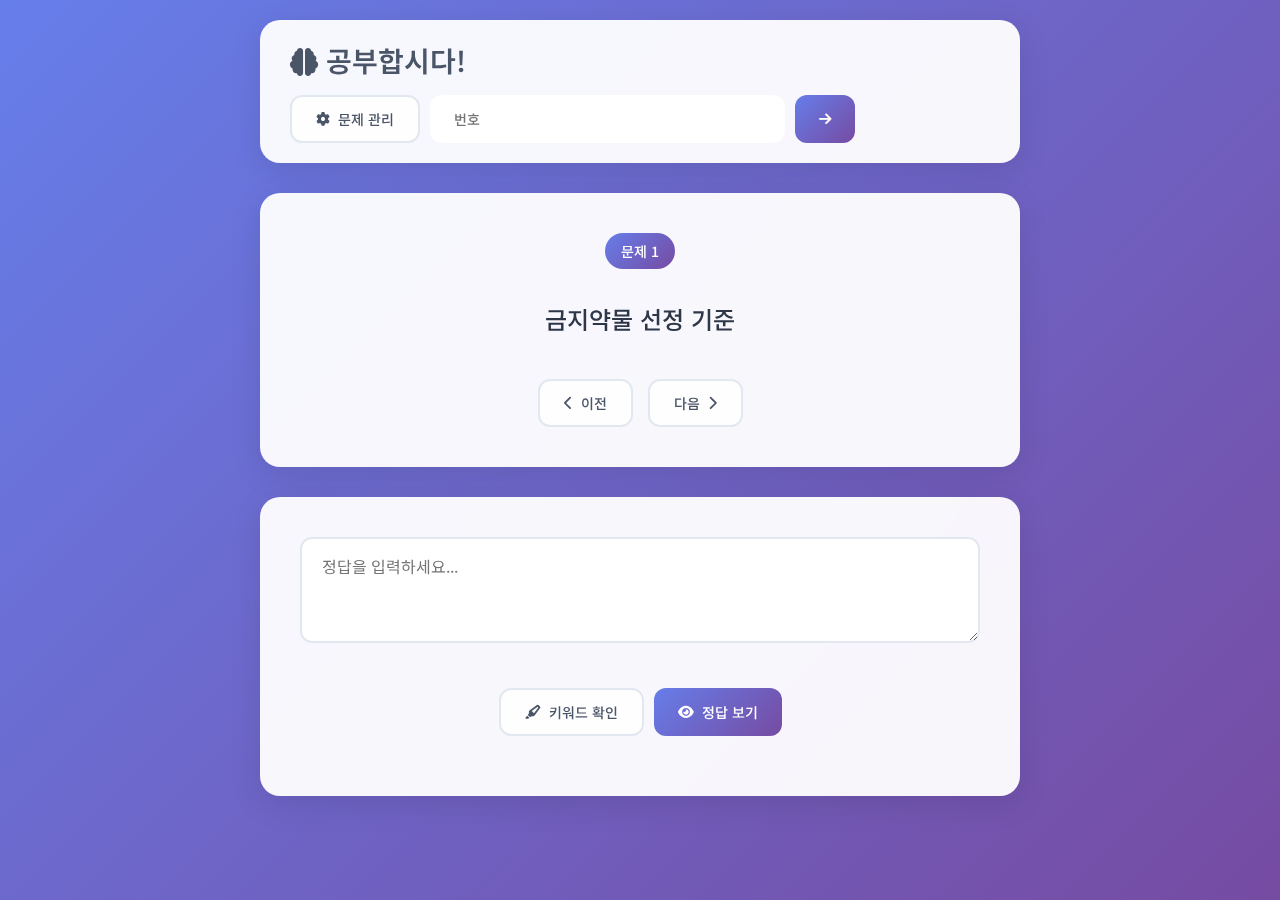
<file: index.html>
<!DOCTYPE html>
<html lang="ko">
  <head>
    <meta charset="UTF-8" />
    <meta name="viewport" content="width=device-width, initial-scale=1.0" />
    <meta name="robots" content="noindex" />
    <title>문제 출제</title>
    <script src="https://cdnjs.cloudflare.com/ajax/libs/jquery/3.7.1/jquery.min.js"></script>
    <script src="./script/common.js"></script>
    <script src="./script/quiz.js"></script>
    <link
      href="https://cdnjs.cloudflare.com/ajax/libs/font-awesome/6.0.0/css/all.min.css"
      rel="stylesheet"
    />
    <link
      href="https://fonts.googleapis.com/css2?family=Noto+Sans+KR:wght@300;400;500;600&display=swap"
      rel="stylesheet"
    />
    <link rel="stylesheet" href="./css/style.css" />
  </head>
  <body>
    <div class="container">
      <!-- 헤더 -->
      <header class="header">
        <h1>
          <i class="fas fa-brain"></i>
          공부합시다!
        </h1>
        <div class="header-buttons">
          <button class="btn btn-secondary" id="manageBtn">
            <i class="fas fa-cog"></i>
            문제 관리
          </button>
          <!-- <button class="btn btn-primary" id="newQuestionBtn">
            <i class="fas fa-backward-step"></i>
            처음 문제로
          </button> -->
          <!-- 문제 번호 입력 필드 -->
          <input
            class="btn btn-num"
            type="number"
            id="questionNumberInput"
            placeholder="번호"
            min="1"
          />
          <!-- 이동 버튼 -->
          <button class="btn btn-primary" id="goToQuestionBtn">
            <i class="fas fa-arrow-right"></i>
          </button>
        </div>
      </header>

      <!-- 메인 컨텐츠 -->
      <main class="main-content">
        <!-- 문제 출제 페이지 -->
        <div class="page quiz-page active" id="quizPage">
          <!-- 문제 영역 -->
          <section class="question-section">
            <div class="question-number">문제 1</div>
            <div class="question-text">문제를 불러오는 중입니다...</div>
            <div class="question-nav">
              <button class="btn btn-secondary" id="prevBtn">
                <i class="fas fa-chevron-left"></i>
                이전
              </button>
              <button class="btn btn-secondary" id="nextBtn">
                다음
                <i class="fas fa-chevron-right"></i>
              </button>
            </div>
          </section>

          <!-- 답안 영역 -->
          <section class="answer-section">
            <textarea
              class="answer-input"
              placeholder="정답을 입력하세요..."
              rows="3"
            ></textarea>

            <!-- 키워드 하이라이트 미리보기 -->
            <div class="answer-highlight-section">
              <div class="answer-preview" id="answerPreview">
                입력한 내용이 여기에 키워드 하이라이트와 함께 표시됩니다.
              </div>
              <div class="keyword-stats" id="keywordStats">
                <i class="fas fa-chart-bar"></i>
                키워드 매칭:
                <span class="keyword-count">0개</span>
                발견
              </div>
            </div>

            <div class="answer-toggle">
              <button class="btn btn-secondary" id="highlightBtn">
                <i class="fas fa-highlighter"></i>
                키워드 확인
              </button>
              <button class="btn btn-primary" id="toggleAnswerBtn">
                <i class="fas fa-eye"></i>
                정답 보기
              </button>
            </div>

            <div class="answer-display" id="answerDisplay">
              <strong>정답:</strong>
              <span id="correctAnswer">정답이 여기에 표시됩니다.</span>
            </div>
          </section>
        </div>

        <!-- 문제 관리 페이지 -->
        <div class="page admin-page" id="adminPage">
          <!-- 문제 등록 폼 -->
          <section class="form-section">
            <h2>
              <i class="fas fa-plus-circle"></i>
              새 문제 등록
            </h2>
            <form id="questionForm">
              <div class="form-group">
                <label for="questionInput">문제</label>
                <textarea
                  id="questionInput"
                  placeholder="문제를 입력하세요..."
                  required
                ></textarea>
              </div>
              <div class="form-group">
                <label for="answerInput">정답</label>
                <textarea
                  id="answerInput"
                  placeholder="정답을 입력하세요..."
                  required
                ></textarea>
              </div>
              <div class="form-group">
                <label for="keywordsInput">키워드 (쉼표로 구분)</label>
                <input
                  type="text"
                  id="keywordsInput"
                  placeholder="키워드1, 키워드2, 키워드3..."
                  required
                />
              </div>
              <div class="form-group">
                <button
                  type="submit"
                  class="btn btn-primary"
                  style="width: 100%"
                >
                  <i class="fas fa-save"></i>
                  문제 등록
                </button>
              </div>
            </form>
          </section>

          <!-- 문제 목록 -->
          <section class="question-list">
            <h2>
              <i class="fas fa-list"></i>
              등록된 문제
            </h2>
            <div id="questionListContainer">
              <div class="empty-state">
                <i
                  class="fas fa-inbox"
                  style="font-size: 48px; margin-bottom: 20px; opacity: 0.5"
                ></i>
                <p>
                  등록된 문제가 없습니다.
                  <br />
                  위 폼을 사용해서 첫 번째 문제를 등록해보세요!
                </p>
              </div>
            </div>
          </section>

          <!-- 메인으로 돌아가기 -->
          <div style="text-align: center; margin-top: 20px">
            <button class="btn btn-secondary" id="backToMainBtn">
              <i class="fas fa-arrow-left"></i>
              문제 풀이로 돌아가기
            </button>
          </div>
        </div>
      </main>
    </div>
  </body>
</html>
</file>
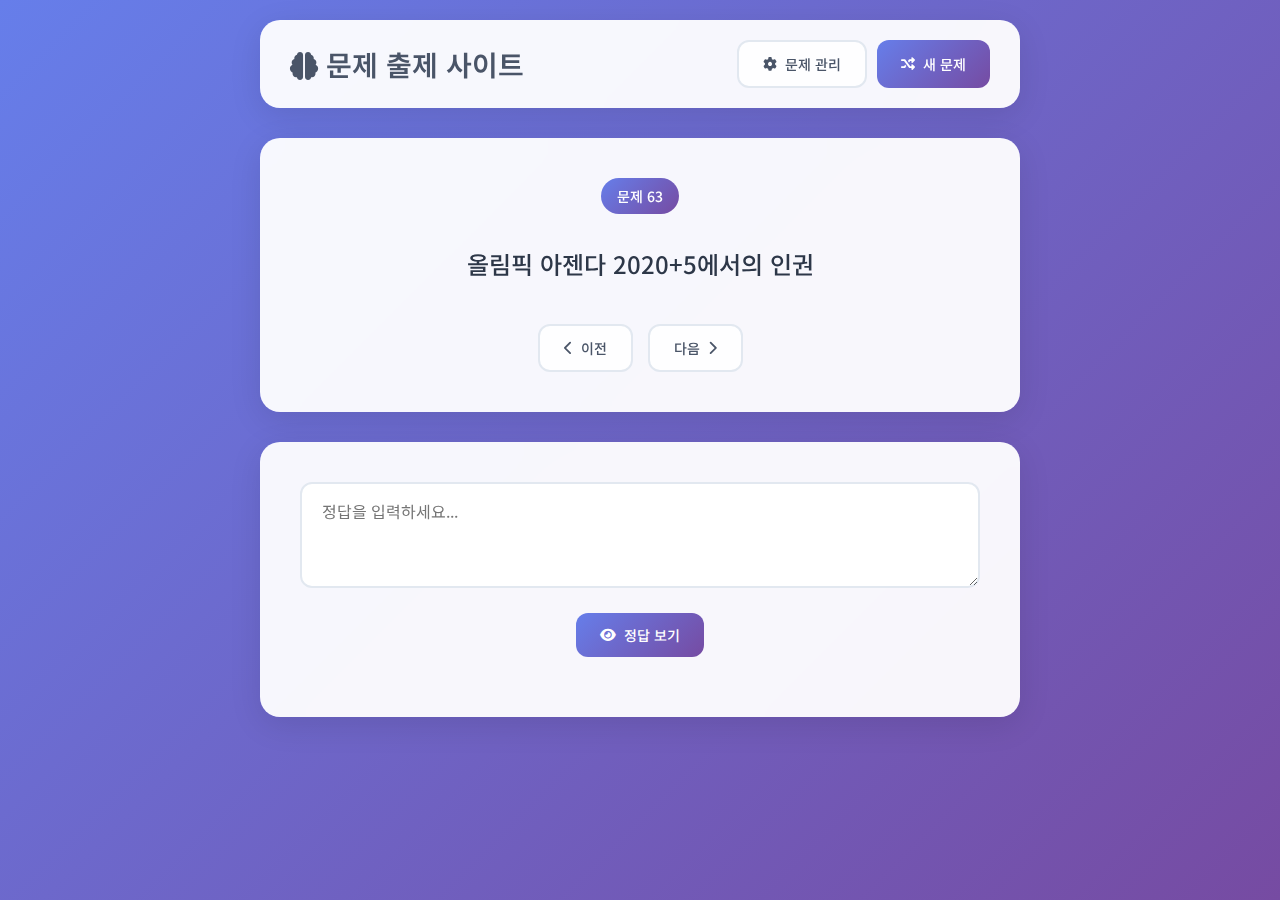
<file: 구술연습문제/index.html>
<!DOCTYPE html>
<html lang="ko">
<head>
    <meta charset="UTF-8">
    <meta name="viewport" content="width=device-width, initial-scale=1.0">
    <title>문제 출제 사이트</title>
    <script src="https://cdnjs.cloudflare.com/ajax/libs/jquery/3.7.1/jquery.min.js"></script>
    <script src="./script/common.js"></script>
    <link href="https://cdnjs.cloudflare.com/ajax/libs/font-awesome/6.0.0/css/all.min.css" rel="stylesheet">
    <link href="https://fonts.googleapis.com/css2?family=Noto+Sans+KR:wght@300;400;500;600&display=swap" rel="stylesheet">
    <link rel="stylesheet" href="./css/style.css">
</head>
<body>
    <div class="container">
        <!-- 헤더 -->
        <header class="header">
            <h1><i class="fas fa-brain"></i> 문제 출제 사이트</h1>
            <div class="header-buttons">
                <button class="btn btn-secondary" id="manageBtn">
                    <i class="fas fa-cog"></i> 문제 관리
                </button>
                <button class="btn btn-primary" id="newQuestionBtn">
                    <i class="fas fa-random"></i> 새 문제
                </button>
            </div>
        </header>

        <!-- 메인 컨텐츠 -->
        <main class="main-content">
            <!-- 문제 출제 페이지 -->
            <div class="page quiz-page active" id="quizPage">
                <!-- 문제 영역 -->
                <section class="question-section">
                    <div class="question-number">문제 1</div>
                    <div class="question-text">
                        문제를 불러오는 중입니다...
                    </div>
                    <div class="question-nav">
                        <button class="btn btn-secondary" id="prevBtn">
                            <i class="fas fa-chevron-left"></i> 이전
                        </button>
                        <button class="btn btn-secondary" id="nextBtn">
                            다음 <i class="fas fa-chevron-right"></i>
                        </button>
                    </div>
                </section>

                <!-- 답안 영역 -->
                <section class="answer-section">
                    <textarea class="answer-input" placeholder="정답을 입력하세요..." rows="3"></textarea>
                    
                    <div class="answer-toggle">
                        <button class="btn btn-primary" id="toggleAnswerBtn">
                            <i class="fas fa-eye"></i> 정답 보기
                        </button>
                    </div>

                    <div class="answer-display" id="answerDisplay">
                        <strong>정답:</strong> <span id="correctAnswer">정답이 여기에 표시됩니다.</span>
                    </div>
                </section>
            </div>

            <!-- 문제 관리 페이지 -->
            <div class="page admin-page" id="adminPage">
                <!-- 문제 등록 폼 -->
                <section class="form-section">
                    <h2><i class="fas fa-plus-circle"></i> 새 문제 등록</h2>
                    <form id="questionForm">
                        <div class="form-group">
                            <label for="questionInput">문제</label>
                            <textarea id="questionInput" placeholder="문제를 입력하세요..." required></textarea>
                        </div>
                        <div class="form-group">
                            <label for="answerInput">정답</label>
                            <textarea id="answerInput" placeholder="정답을 입력하세요..." required></textarea>
                        </div>
                        <div class="form-group">
                            <label for="keywordsInput">키워드 (쉼표로 구분)</label>
                            <input type="text" id="keywordsInput" placeholder="키워드1, 키워드2, 키워드3..." required>
                        </div>
                        <div class="form-group">
                            <button type="submit" class="btn btn-primary" style="width: 100%;">
                                <i class="fas fa-save"></i> 문제 등록
                            </button>
                        </div>
                    </form>
                </section>

                <!-- 문제 목록 -->
                <section class="question-list">
                    <h2><i class="fas fa-list"></i> 등록된 문제</h2>
                    <div id="questionListContainer">
                        <div class="empty-state">
                            <i class="fas fa-inbox" style="font-size: 48px; margin-bottom: 20px; opacity: 0.5;"></i>
                            <p>등록된 문제가 없습니다.<br>위 폼을 사용해서 첫 번째 문제를 등록해보세요!</p>
                        </div>
                    </div>
                </section>

                <!-- 메인으로 돌아가기 -->
                <div style="text-align: center; margin-top: 20px;">
                    <button class="btn btn-secondary" id="backToMainBtn">
                        <i class="fas fa-arrow-left"></i> 문제 풀이로 돌아가기
                    </button>
                </div>
            </div>
        </main>
    </div>
</body>
</html>
</file>
<file: css/style.css>
* {
    margin: 0;
    padding: 0;
    box-sizing: border-box;
}

body {
    font-family: 'Noto Sans KR', sans-serif;
    background: linear-gradient(135deg, #667eea 0%, #764ba2 100%);
    min-height: 100vh;
    color: #333;
}

.container {
    max-width: 800px;
    margin: 0 auto;
    padding: 20px;
    min-height: 100vh;
    display: flex;
    flex-direction: column;
}

/* 헤더 스타일 */
.header {
    background: rgba(255, 255, 255, 0.95);
    backdrop-filter: blur(10px);
    padding: 20px 30px;
    border-radius: 20px;
    margin-bottom: 30px;
    box-shadow: 0 8px 32px rgba(0, 0, 0, 0.1);
    display: flex;
    justify-content: space-between;
    align-items: center;
    flex-wrap: wrap;
    gap: 15px;
}

.header h1 {
    font-size: 28px;
    font-weight: 600;
    color: #4a5568;
    margin: 0;
}

.header-buttons {
    display: flex;
    gap: 10px;
}

/* 버튼 공통 스타일 */
.btn {
    padding: 12px 24px;
    border: none;
    border-radius: 12px;
    font-size: 14px;
    font-weight: 500;
    cursor: pointer;
    transition: all 0.3s ease;
    text-decoration: none;
    display: inline-flex;
    align-items: center;
    gap: 8px;
    font-family: inherit;
}

.btn-primary {
    background: linear-gradient(135deg, #667eea 0%, #764ba2 100%);
    color: white;
}

.btn-primary:hover {
    transform: translateY(-2px);
    box-shadow: 0 6px 20px rgba(102, 126, 234, 0.4);
}

.btn-secondary {
    background: rgba(255, 255, 255, 0.9);
    color: #4a5568;
    border: 2px solid #e2e8f0;
}

.btn-secondary:hover {
    background: #f7fafc;
    border-color: #cbd5e0;
    transform: translateY(-2px);
}

/* 메인 컨텐츠 영역 */
.main-content {
    flex: 1;
    display: flex;
    flex-direction: column;
}

/* 페이지 공통 스타일 */
.page {
    display: none;
    flex: 1;
}

.page.active {
    display: flex;
    flex-direction: column;
}

/* 문제 출제 페이지 */
.quiz-page {
    gap: 30px;
}

.question-section {
    background: rgba(255, 255, 255, 0.95);
    backdrop-filter: blur(10px);
    padding: 40px;
    border-radius: 20px;
    box-shadow: 0 8px 32px rgba(0, 0, 0, 0.1);
    text-align: center;
}

.question-number {
    background: linear-gradient(135deg, #667eea 0%, #764ba2 100%);
    color: white;
    padding: 8px 16px;
    border-radius: 20px;
    font-size: 14px;
    font-weight: 500;
    display: inline-block;
    margin-bottom: 20px;
}

.question-text {
    font-size: 24px;
    font-weight: 500;
    color: #2d3748;
    line-height: 1.6;
    margin-bottom: 30px;
    min-height: 60px;
    display: flex;
    align-items: center;
    justify-content: center;
}

.question-nav {
    display: flex;
    justify-content: center;
    gap: 15px;
    margin-top: 20px;
}

/* 답안 영역 */
.answer-section {
    background: rgba(255, 255, 255, 0.95);
    backdrop-filter: blur(10px);
    padding: 40px;
    border-radius: 20px;
    box-shadow: 0 8px 32px rgba(0, 0, 0, 0.1);
}

.answer-input {
    width: 100%;
    padding: 15px 20px;
    border: 2px solid #e2e8f0;
    border-radius: 12px;
    font-size: 16px;
    font-family: inherit;
    margin-bottom: 20px;
    transition: all 0.3s ease;
    resize: vertical;
    min-height: 80px;
}

.answer-input:focus {
    outline: none;
    border-color: #667eea;
    box-shadow: 0 0 0 3px rgba(102, 126, 234, 0.1);
}

/* 키워드 하이라이트 영역 */
.answer-highlight-section {
    margin-bottom: 20px;
}

.answer-preview {
    background: #f7fafc;
    border: 2px solid #e2e8f0;
    border-radius: 12px;
    padding: 20px;
    min-height: 80px;
    font-size: 16px;
    line-height: 1.6;
    color: #4a5568;
    display: none;
}

.answer-preview.show {
    display: block;
    animation: fadeIn 0.3s ease;
}

.highlight-keyword {
    background: linear-gradient(135deg, #fef5e7 0%, #f6e96b 100%);
    color: #744210;
    padding: 2px 4px;
    border-radius: 4px;
    font-weight: 600;
    border: 1px solid #e6cc00;
    box-shadow: 0 1px 3px rgba(0, 0, 0, 0.1);
}

.keyword-stats {
    background: #e6fffa;
    border: 1px solid #4fd1c7;
    border-radius: 8px;
    padding: 10px 15px;
    margin-top: 10px;
    font-size: 14px;
    color: #285e61;
    display: none;
}

.keyword-stats.show {
    display: block;
}

.keyword-count {
    font-weight: 600;
    color: #2c7a7b;
}

.answer-toggle {
    display: flex;
    justify-content: center;
    gap: 10px;
    margin-bottom: 20px;
    flex-wrap: wrap;
}

.answer-display {
    background: #f7fafc;
    border: 2px solid #e2e8f0;
    border-radius: 12px;
    padding: 20px;
    min-height: 60px;
    display: none;
}

.answer-display.show {
    display: block;
    animation: fadeIn 0.3s ease;
}

/* 문제 관리 페이지 */
.admin-page {
    gap: 30px;
}

.form-section {
    background: rgba(255, 255, 255, 0.95);
    backdrop-filter: blur(10px);
    padding: 40px;
    border-radius: 20px;
    box-shadow: 0 8px 32px rgba(0, 0, 0, 0.1);
}

.form-section h2 {
    font-size: 24px;
    font-weight: 600;
    color: #2d3748;
    margin-bottom: 25px;
    text-align: center;
}

.form-group {
    margin-bottom: 20px;
}

.form-group label {
    display: block;
    font-weight: 500;
    color: #4a5568;
    margin-bottom: 8px;
}

.form-group input,
.form-group textarea {
    width: 100%;
    padding: 12px 16px;
    border: 2px solid #e2e8f0;
    border-radius: 8px;
    font-size: 14px;
    font-family: inherit;
    transition: all 0.3s ease;
}

.form-group textarea {
    resize: vertical;
    min-height: 80px;
}

.form-group input:focus,
.form-group textarea:focus {
    outline: none;
    border-color: #667eea;
    box-shadow: 0 0 0 3px rgba(102, 126, 234, 0.1);
}

.question-list {
    background: rgba(255, 255, 255, 0.95);
    backdrop-filter: blur(10px);
    padding: 40px;
    border-radius: 20px;
    box-shadow: 0 8px 32px rgba(0, 0, 0, 0.1);
}

.question-list h2 {
    font-size: 24px;
    font-weight: 600;
    color: #2d3748;
    margin-bottom: 25px;
    text-align: center;
}

.empty-state {
    text-align: center;
    color: #718096;
    font-size: 16px;
    padding: 40px 20px;
}

/* 애니메이션 */
@keyframes fadeIn {
    from { opacity: 0; transform: translateY(10px); }
    to { opacity: 1; transform: translateY(0); }
}

.fade-in {
    animation: fadeIn 0.5s ease;
}

/* 반응형 디자인 */
@media (max-width: 768px) {
    .container {
        padding: 15px;
    }

    .header {
        padding: 20px;
        text-align: center;
        flex-direction: column;
    }

    .header h1 {
        font-size: 24px;
    }

    .header-buttons {
        width: 100%;
        justify-content: center;
    }

    .question-section,
    .answer-section,
    .form-section,
    .question-list {
        padding: 25px 20px;
    }

    .question-text {
        font-size: 20px;
    }

    .btn {
        padding: 10px 20px;
        font-size: 13px;
    }

    .question-nav {
        flex-direction: column;
        align-items: center;
    }

    .answer-toggle {
        flex-direction: column;
        align-items: center;
    }
}

@media (max-width: 480px) {
    .container {
        padding: 10px;
    }

    .header {
        padding: 15px;
    }

    .header h1 {
        font-size: 20px;
    }

    .question-section,
    .answer-section,
    .form-section,
    .question-list {
        padding: 20px 15px;
    }

    .question-text {
        font-size: 18px;
        min-height: 40px;
    }

    .btn {
        padding: 8px 16px;
        font-size: 12px;
    }
}
</file>
<file: 구술연습문제/css/style.css>
* {
    margin: 0;
    padding: 0;
    box-sizing: border-box;
}

body {
    font-family: 'Noto Sans KR', sans-serif;
    background: linear-gradient(135deg, #667eea 0%, #764ba2 100%);
    min-height: 100vh;
    color: #333;
}

.container {
    max-width: 800px;
    margin: 0 auto;
    padding: 20px;
    min-height: 100vh;
    display: flex;
    flex-direction: column;
}

/* 헤더 스타일 */
.header {
    background: rgba(255, 255, 255, 0.95);
    backdrop-filter: blur(10px);
    padding: 20px 30px;
    border-radius: 20px;
    margin-bottom: 30px;
    box-shadow: 0 8px 32px rgba(0, 0, 0, 0.1);
    display: flex;
    justify-content: space-between;
    align-items: center;
    flex-wrap: wrap;
    gap: 15px;
}

.header h1 {
    font-size: 28px;
    font-weight: 600;
    color: #4a5568;
    margin: 0;
}

.header-buttons {
    display: flex;
    gap: 10px;
}

/* 버튼 공통 스타일 */
.btn {
    padding: 12px 24px;
    border: none;
    border-radius: 12px;
    font-size: 14px;
    font-weight: 500;
    cursor: pointer;
    transition: all 0.3s ease;
    text-decoration: none;
    display: inline-flex;
    align-items: center;
    gap: 8px;
    font-family: inherit;
}

.btn-primary {
    background: linear-gradient(135deg, #667eea 0%, #764ba2 100%);
    color: white;
}

.btn-primary:hover {
    transform: translateY(-2px);
    box-shadow: 0 6px 20px rgba(102, 126, 234, 0.4);
}

.btn-secondary {
    background: rgba(255, 255, 255, 0.9);
    color: #4a5568;
    border: 2px solid #e2e8f0;
}

.btn-secondary:hover {
    background: #f7fafc;
    border-color: #cbd5e0;
    transform: translateY(-2px);
}

/* 메인 컨텐츠 영역 */
.main-content {
    flex: 1;
    display: flex;
    flex-direction: column;
}

/* 페이지 공통 스타일 */
.page {
    display: none;
    flex: 1;
}

.page.active {
    display: flex;
    flex-direction: column;
}

/* 문제 출제 페이지 */
.quiz-page {
    gap: 30px;
}

.question-section {
    background: rgba(255, 255, 255, 0.95);
    backdrop-filter: blur(10px);
    padding: 40px;
    border-radius: 20px;
    box-shadow: 0 8px 32px rgba(0, 0, 0, 0.1);
    text-align: center;
}

.question-number {
    background: linear-gradient(135deg, #667eea 0%, #764ba2 100%);
    color: white;
    padding: 8px 16px;
    border-radius: 20px;
    font-size: 14px;
    font-weight: 500;
    display: inline-block;
    margin-bottom: 20px;
}

.question-text {
    font-size: 24px;
    font-weight: 500;
    color: #2d3748;
    line-height: 1.6;
    margin-bottom: 30px;
    min-height: 60px;
    display: flex;
    align-items: center;
    justify-content: center;
}

.question-nav {
    display: flex;
    justify-content: center;
    gap: 15px;
    margin-top: 20px;
}

/* 답안 영역 */
.answer-section {
    background: rgba(255, 255, 255, 0.95);
    backdrop-filter: blur(10px);
    padding: 40px;
    border-radius: 20px;
    box-shadow: 0 8px 32px rgba(0, 0, 0, 0.1);
}

.answer-input {
    width: 100%;
    padding: 15px 20px;
    border: 2px solid #e2e8f0;
    border-radius: 12px;
    font-size: 16px;
    font-family: inherit;
    margin-bottom: 20px;
    transition: all 0.3s ease;
}

.answer-input:focus {
    outline: none;
    border-color: #667eea;
    box-shadow: 0 0 0 3px rgba(102, 126, 234, 0.1);
}

.answer-toggle {
    display: flex;
    justify-content: center;
    margin-bottom: 20px;
}

.answer-display {
    background: #f7fafc;
    border: 2px solid #e2e8f0;
    border-radius: 12px;
    padding: 20px;
    min-height: 60px;
    display: none;
}

.answer-display.show {
    display: block;
    animation: fadeIn 0.3s ease;
}

/* 문제 관리 페이지 */
.admin-page {
    gap: 30px;
}

.form-section {
    background: rgba(255, 255, 255, 0.95);
    backdrop-filter: blur(10px);
    padding: 40px;
    border-radius: 20px;
    box-shadow: 0 8px 32px rgba(0, 0, 0, 0.1);
}

.form-section h2 {
    font-size: 24px;
    font-weight: 600;
    color: #2d3748;
    margin-bottom: 25px;
    text-align: center;
}

.form-group {
    margin-bottom: 20px;
}

.form-group label {
    display: block;
    font-weight: 500;
    color: #4a5568;
    margin-bottom: 8px;
}

.form-group input,
.form-group textarea {
    width: 100%;
    padding: 12px 16px;
    border: 2px solid #e2e8f0;
    border-radius: 8px;
    font-size: 14px;
    font-family: inherit;
    transition: all 0.3s ease;
}

.form-group textarea {
    resize: vertical;
    min-height: 80px;
}

.form-group input:focus,
.form-group textarea:focus {
    outline: none;
    border-color: #667eea;
    box-shadow: 0 0 0 3px rgba(102, 126, 234, 0.1);
}

.question-list {
    background: rgba(255, 255, 255, 0.95);
    backdrop-filter: blur(10px);
    padding: 40px;
    border-radius: 20px;
    box-shadow: 0 8px 32px rgba(0, 0, 0, 0.1);
}

.question-list h2 {
    font-size: 24px;
    font-weight: 600;
    color: #2d3748;
    margin-bottom: 25px;
    text-align: center;
}

.empty-state {
    text-align: center;
    color: #718096;
    font-size: 16px;
    padding: 40px 20px;
}

/* 애니메이션 */
@keyframes fadeIn {
    from { opacity: 0; transform: translateY(10px); }
    to { opacity: 1; transform: translateY(0); }
}

.fade-in {
    animation: fadeIn 0.5s ease;
}

/* 반응형 디자인 */
@media (max-width: 768px) {
    .container {
        padding: 15px;
    }

    .header {
        padding: 20px;
        text-align: center;
        flex-direction: column;
    }

    .header h1 {
        font-size: 24px;
    }

    .header-buttons {
        width: 100%;
        justify-content: center;
    }

    .question-section,
    .answer-section,
    .form-section,
    .question-list {
        padding: 25px 20px;
    }

    .question-text {
        font-size: 20px;
    }

    .btn {
        padding: 10px 20px;
        font-size: 13px;
    }

    .question-nav {
        flex-direction: column;
        align-items: center;
    }
}

@media (max-width: 480px) {
    .container {
        padding: 10px;
    }

    .header {
        padding: 15px;
    }

    .header h1 {
        font-size: 20px;
    }

    .question-section,
    .answer-section,
    .form-section,
    .question-list {
        padding: 20px 15px;
    }

    .question-text {
        font-size: 18px;
        min-height: 40px;
    }

    .btn {
        padding: 8px 16px;
        font-size: 12px;
    }
}
</file>
